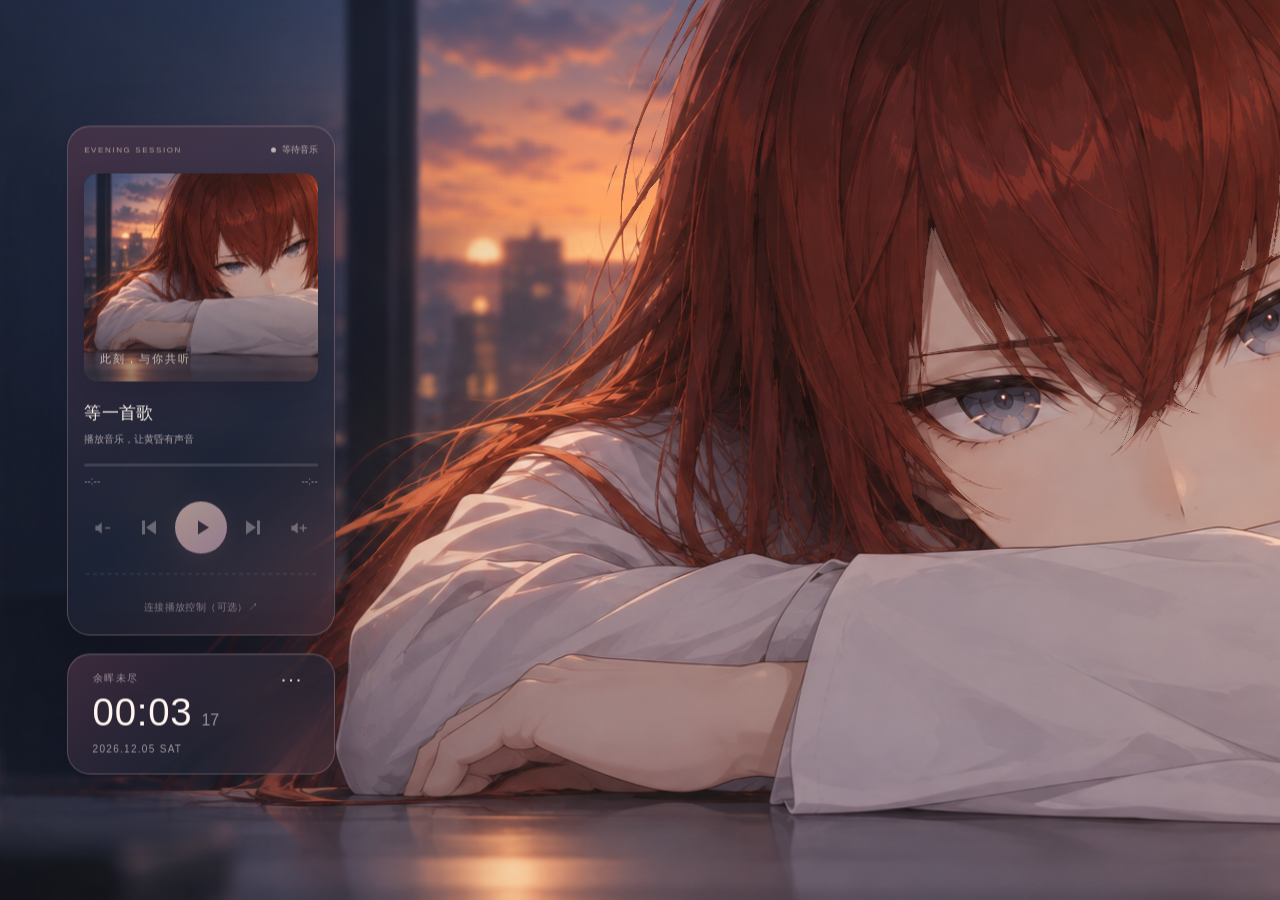
<file: index.html>
<!doctype html>
<html lang="zh-CN">
<head>
  <meta charset="utf-8">
  <meta name="viewport" content="width=device-width,initial-scale=1">
  <meta name="color-scheme" content="dark">
  <title>暮色共听 · 牧濑红莉栖</title>
  <link rel="stylesheet" href="style.css?v=23">
</head>
<body>
  <div class="scene-depth" aria-hidden="true">
    <div class="scene"></div>
    <canvas id="hair-scene" hidden></canvas>
  </div>
  <div class="shade" aria-hidden="true"></div>
  <main class="widgets">
    <section class="player glass" aria-label="音乐播放器">
      <header><span class="eyebrow">EVENING SESSION</span><span id="status" class="status">等待音乐</span></header>
      <div class="artwork"><img id="cover" src="assets/kurisu-resting.png" alt="歌曲封面占位图"><img id="cover-hd" class="album" alt="高清专辑封面" referrerpolicy="no-referrer"><div class="art-shade"></div><span class="art-caption" id="art-caption">此刻，与你共听</span></div>
      <div class="track"><h1 id="title">等一首歌</h1><p id="artist">播放音乐，让黄昏有声音</p><p id="album" hidden></p></div>
      <section id="lyrics" aria-label="歌词" hidden><p id="lyric-current"><span class="lyric-main"></span><span class="lyric-sub"></span></p><p id="lyric-next"></p><small id="lyric-source"></small></section>
      <p id="lyric-status" role="status" hidden></p>
      <div class="timeline"><div id="progress" role="progressbar" aria-label="歌曲进度" aria-valuemin="0" aria-valuemax="100" aria-valuenow="0"><i id="progress-fill"></i></div><div class="times"><span id="elapsed">--:--</span><span id="duration">--:--</span></div></div>
      <div class="controls">
        <button id="volume-down" class="small" aria-label="降低系统音量" title="降低系统音量" disabled><svg viewBox="0 0 24 24"><path d="M11 5 6 9H3v6h3l5 4V5Z"/><path class="line" d="M16 12h5"/></svg></button>
        <button id="previous" aria-label="上一首" title="上一首" disabled><svg viewBox="0 0 24 24"><path d="M5 5h3v14H5zM19 5 9 12l10 7z"/></svg></button>
        <button id="toggle" class="primary" aria-label="播放或暂停" title="播放或暂停" disabled><svg id="play-icon" viewBox="0 0 24 24"><path d="m9 5 11 7-11 7z"/></svg><svg id="pause-icon" viewBox="0 0 24 24" hidden><path d="M6 5h4v14H6zM14 5h4v14h-4z"/></svg></button>
        <button id="next" aria-label="下一首" title="下一首" disabled><svg viewBox="0 0 24 24"><path d="M16 5h3v14h-3zM5 5l10 7-10 7z"/></svg></button>
        <button id="volume-up" class="small" aria-label="提高系统音量" title="提高系统音量" disabled><svg viewBox="0 0 24 24"><path d="M11 5 6 9H3v6h3l5 4V5Z"/><path class="line" d="M18 8v8m-4-4h8"/></svg></button>
      </div>
      <canvas id="spectrum" aria-label="实时音乐频谱"></canvas>
      <button class="connection" id="connection">连接播放控制 <span>↗</span></button>
    </section>
    <section class="clock glass" aria-label="本地时间"><div class="clock-top"><span>余晖未尽</span><button id="settings" aria-label="播放器设置" title="播放器设置">···</button></div><div class="clock-row"><time id="clock">00:00</time><span id="seconds">00</span></div><p id="date"></p></section>
  </main>
  <dialog id="settings-dialog">
    <form id="settings-form"><div class="dialog-heading"><h2>播放控制</h2><button type="button" id="close-settings" aria-label="关闭">×</button></div>
      <p id="connection-description">封面、歌名由支持 Windows 媒体会话的音乐软件提供。本机控制器可选，用于播放控制及酷狗时间补充。联网增强会向 AMLL、LRCLIB、MusicBrainz 查询歌名、歌手和专辑，优先显示词库已有的中文译文，可在壁纸属性中关闭。</p>
      <div id="host-instructions" hidden><p>桌面壁纸不接收键盘输入，请在 Wallpaper Engine 主窗口中填写：</p><ol><li>选中「暮色共听 · 牧濑红莉栖」壁纸。</li><li>在右侧壁纸属性找到「本机播放控制连接码（可选）」。</li><li>粘贴控制器显示的连接码，点击「确定」或「应用」。</li></ol><p class="hint">不是在桌面上的这个弹窗中输入。要长期断开，请清空壁纸属性中的连接码。</p></div>
      <div id="browser-connection"><label for="token">本机控制器连接码</label><input id="token" type="password" autocomplete="off" spellcheck="false" placeholder="粘贴控制器显示的连接码"></div>
      <p class="hint" id="controller-hint">控制器：tools/start-controller.cmd。它只在本机运行；歌名和封面能否显示，取决于音乐软件是否提供系统媒体信息。</p>
      <div class="dialog-actions"><button type="button" id="disconnect">断开</button><button type="button" id="retry-connect" hidden>重新检查连接</button><button type="submit" id="submit-connect">连接</button></div><p id="connect-result" role="status"></p>
    </form>
  </dialog>
  <div id="toast" role="status" hidden></div>
  <script src="media-state.js?v=18"></script>
  <script src="src/utils/chinese.js?v=18"></script>
  <script src="src/utils/track.js?v=23"></script>
  <script src="src/utils/lyricsMatch.js?v=23"></script>
  <script src="src/media/MediaState.js?v=23"></script>
  <script src="src/media/WallpaperMediaProvider.js?v=23"></script>
  <script src="src/utils/network.js?v=18"></script>
  <script src="src/services/MediaCache.js?v=18"></script>
  <script src="src/services/lyrics/lrcParser.js?v=18"></script>
  <script src="src/services/lyrics/ttmlParser.js?v=22"></script>
  <script src="src/services/lyrics/LyricsProvider.js?v=18"></script>
  <script src="src/services/lyrics/LrclibProvider.js?v=22"></script>
  <script src="src/services/lyrics/KugouLyricsProvider.js?v=23"></script>
  <script src="src/services/lyrics/AmllLyricsProvider.js?v=23"></script>
  <script src="src/services/artwork/ArtworkProvider.js?v=18"></script>
  <script src="src/services/artwork/MusicBrainzArtworkProvider.js?v=18"></script>
  <script src="src/media/MediaEnrichment.js?v=23"></script>
  <script src="src/components/NowPlaying/NowPlaying.js?v=23"></script>
  <script src="hair-motion.js?v=18"></script>
  <script src="wallpaper.js?v=23"></script>
</body>
</html>
</file>
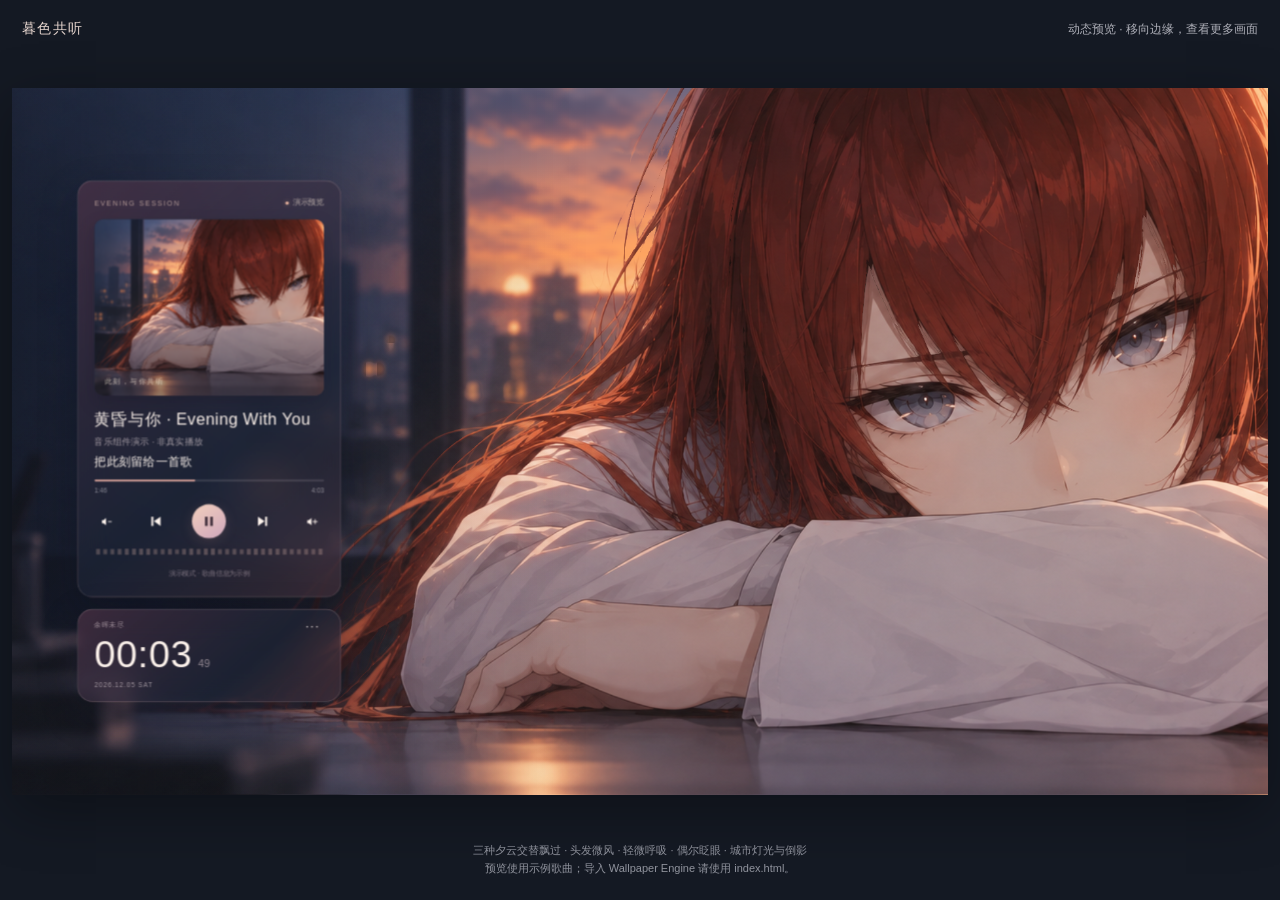
<file: preview.html>
<!doctype html>
<html lang="zh-CN">
<meta charset="utf-8">
<meta name="viewport" content="width=device-width,initial-scale=1">
<title>暮色共听 · 动态预览</title>
<style>
  *{box-sizing:border-box}html,body{margin:0;width:100%;height:100%;overflow:hidden;background:#141923;color:#e7d6cf;font-family:'Segoe UI','Microsoft YaHei',sans-serif}
  body{display:flex;flex-direction:column}header{height:58px;flex-shrink:0;display:flex;align-items:center;justify-content:space-between;padding:0 22px;gap:16px}
  strong{font-size:14px;font-weight:500;letter-spacing:.1em}span{font-size:12px;color:#aeafb8}main{flex:1;position:relative;display:grid;place-items:center;min-height:0}
  #frame{position:relative;overflow:hidden;box-shadow:0 16px 55px #0005}iframe{display:block;width:1920px;height:1080px;border:0;transform-origin:0 0}
  footer{font-size:11px;color:#91949e;text-align:center;padding:16px 20px 22px;line-height:1.7}
</style>
<header><strong>暮色共听</strong><span>动态预览 · 移向边缘，查看更多画面</span></header>
<main><div id="frame"><iframe src="index.html?demo=1&amp;v=18" title="16:9 动态壁纸预览"></iframe></div></main>
<footer>三种夕云交替飘过 · 头发微风 · 轻微呼吸 · 偶尔眨眼 · 城市灯光与倒影<br>预览使用示例歌曲；导入 Wallpaper Engine 请使用 index.html。</footer>
<script>
 const main=document.querySelector('main'),frame=document.getElementById('frame'),view=document.querySelector('iframe');
 function resize(){const scale=Math.min((main.clientWidth-24)/1920,(main.clientHeight-20)/1080);frame.style.width=1920*scale+'px';frame.style.height=1080*scale+'px';view.style.transform='scale('+scale+')';}
 new ResizeObserver(resize).observe(main);resize();
</script>
</html>
</file>
<file: style.css>
:root{--accent:230,169,158;--widget-scale:1;--scene-brightness:1;--glass-opacity:.58;font-family:"Segoe UI","Microsoft YaHei",sans-serif;color:#fff5ee;color-scheme:dark}
*{box-sizing:border-box}html,body{width:100%;height:100%;margin:0;overflow:hidden}body{background:#171c29}button,input{font:inherit}button{color:inherit;cursor:pointer}button:focus-visible,input:focus-visible{outline:2px solid #f6cbb9;outline-offset:4px}button:disabled{cursor:default;opacity:.32}svg{width:24px;height:24px;fill:currentColor}.line{fill:none;stroke:currentColor;stroke-width:1.7;stroke-linecap:round}[hidden]{display:none!important}
.scene{position:absolute;inset:0;background:url('assets/kurisu-resting.png') center center/cover no-repeat;filter:brightness(var(--scene-brightness))}.shade{position:absolute;inset:0;background:linear-gradient(90deg,rgba(9,14,25,.28),transparent 46%);pointer-events:none}
.widgets{position:absolute;left:5.2vw;top:50%;width:min(21vw,460px);min-width:220px;transform:translateY(-50%) scale(var(--widget-scale));transform-origin:left center;display:grid;grid-template-columns:minmax(0,1fr);gap:18px}
.glass{border:1px solid rgba(255,224,217,.2);background:linear-gradient(140deg,rgba(91,57,78,var(--glass-opacity)),rgba(30,39,58,.6) 63%,rgba(75,53,67,.56));backdrop-filter:blur(24px);-webkit-backdrop-filter:blur(24px);box-shadow:0 20px 60px #080d1e40,inset 0 1px 0 #ffddd314;border-radius:23px}
.player{padding:clamp(16px,1.3vw,27px)}header{display:flex;align-items:center;justify-content:space-between;gap:8px;margin-bottom:17px}.eyebrow{font-size:clamp(8px,.56vw,12px);letter-spacing:.2em;color:#f0cfbfaa}.status{font-size:clamp(9px,.62vw,13px);color:#f8e6d5aa;white-space:nowrap}.status:before{content:"";display:inline-block;width:5px;height:5px;background:#c1b4b1;border-radius:50%;margin-right:6px}.playing .status:before{background:#e9b5a0;box-shadow:0 0 8px #f9bf9470}
.artwork{position:relative;width:100%;aspect-ratio:1.12;border-radius:14px;overflow:hidden;background:#273042;box-shadow:0 12px 26px #100e1a38}.artwork img{display:block;width:100%;height:100%;object-fit:cover;object-position:81% 44%}.artwork img.album{object-position:center}.art-shade{position:absolute;inset:0;background:linear-gradient(transparent 55%,#15152075)}.art-caption{position:absolute;bottom:15px;left:16px;font-size:11px;letter-spacing:.18em;color:#fff0dcbb}.track{margin:20px 0 17px;min-width:0}.track h1{font-size:clamp(17px,1.3vw,28px);font-weight:500;letter-spacing:.025em;margin:0 0 8px;white-space:nowrap;overflow:hidden;text-overflow:ellipsis}.track p{font-size:clamp(10px,.74vw,15px);margin:0;color:#eddee0a3;white-space:nowrap;overflow:hidden;text-overflow:ellipsis}
#progress{height:3px;background:#e9dce425;border-radius:5px;overflow:hidden}#progress-fill{display:block;height:100%;width:0;background:rgb(var(--accent));border-radius:5px}.times{display:flex;justify-content:space-between;font-size:10px;font-variant-numeric:tabular-nums;color:#dcd8de92;margin-top:9px}.controls{display:flex;align-items:center;justify-content:space-between;margin:15px 0 8px;gap:8px}.controls button{border:0;background:none;display:grid;place-items:center;width:38px;height:38px;border-radius:50%;transition:background .18s,transform .18s}.controls button:not(:disabled):hover{background:#f2c5bb22;transform:translateY(-1px)}.controls .small svg{width:19px;height:19px}.controls .primary{width:52px;height:52px;color:#3f2e3b;background:linear-gradient(145deg,#f3d0bd,#cfa7bc);box-shadow:0 4px 20px #eda48c26}.controls .primary:not(:disabled):hover{background:#f5d6c4}.controls .primary:disabled{opacity:.65}.primary #play-icon{margin-left:1px}#spectrum{display:block;width:100%;height:25px;opacity:.65;margin-top:4px}.connection{display:block;margin:11px auto 0;padding:3px 6px;font-size:10px;letter-spacing:.04em;color:#ddc9d37f;background:none;border:0}.connection:hover{color:#f7ded1}.connection span{margin-left:5px}
.clock{padding:17px 25px 19px}.clock-top{display:flex;align-items:center;justify-content:space-between;color:#ead8dc9c;font-size:10px;letter-spacing:.15em}.clock-top button{border:0;background:none;font-size:20px;line-height:12px;color:#e3d8d6;letter-spacing:.1em}.clock-row{display:flex;align-items:baseline;gap:9px;margin-top:6px}.clock time{font-size:clamp(32px,3vw,60px);font-weight:250;line-height:1.1;letter-spacing:.02em;font-variant-numeric:tabular-nums}.clock #seconds{font-size:16px;font-weight:300;color:#d5c3c8a8;font-variant-numeric:tabular-nums}.clock p{font-size:10px;color:#ecdee29c;letter-spacing:.13em;margin:10px 0 0}
dialog{border:1px solid #dfc5cb40;border-radius:20px;background:#262638;color:#f5e8e7;padding:25px;width:min(430px,90vw);box-shadow:0 20px 90px #0008}dialog::backdrop{background:#0e122b88;backdrop-filter:blur(6px)}dialog h2{font-size:19px;margin:0}.dialog-heading{display:flex;align-items:center;justify-content:space-between}.dialog-heading button{border:0;background:none;font-size:28px;color:#ccb9c5}dialog p{line-height:1.9;font-size:13px;color:#d5c6cf}dialog label{display:block;font-size:12px;margin:20px 0 9px}dialog input{width:100%;border:1px solid #c5a2b344;border-radius:8px;background:#191c2b;color:#fff;padding:12px}dialog .hint{font-size:11px;color:#ad9dac}.dialog-actions{display:flex;justify-content:flex-end;gap:10px}.dialog-actions button{border:0;padding:10px 22px;border-radius:8px;background:#e1bbaa;color:#332b38}.dialog-actions button:first-child{background:#ffffff10;color:#d5c6cf}#connect-result{margin-bottom:0}#toast{position:fixed;bottom:4vh;left:50%;transform:translateX(-50%);padding:13px 22px;background:#262637ee;border:1px solid #e3c4d133;border-radius:12px;font-size:13px;max-width:90vw;box-shadow:0 12px 40px #0004}
@media(min-width:2400px){.widgets{gap:28px}.glass{border-radius:30px}header{margin-bottom:24px}.track{margin:27px 0 23px}.times,.connection,.clock-top,.clock p{font-size:15px}.controls{margin:24px 0 16px}.controls button{width:56px;height:56px}.controls .primary{width:74px;height:74px}.controls svg{width:32px;height:32px}#spectrum{height:34px}.clock{padding:25px 32px}.clock #seconds{font-size:23px}.art-caption{font-size:15px}}
@media(max-height:720px) and (min-aspect-ratio:4/3){.widgets{width:19vw;min-width:180px;gap:12px}.player{padding:13px}header{margin-bottom:10px}.artwork{aspect-ratio:1.35}.track{margin:12px 0}.controls{margin:8px 0 2px}.controls .primary{width:40px;height:40px}.clock{padding:12px 20px}.clock time{font-size:31px}.connection{margin-top:5px}#spectrum{height:18px}}
@media(max-aspect-ratio:4/3){.scene{background-position:70% center}.widgets{width:min(34vw,330px);min-width:180px;left:4vw}.shade{background:linear-gradient(90deg,#09101970,transparent 70%)}}
@media(prefers-reduced-motion:reduce){*{transition:none!important}}
dialog ol{padding-left:20px;font-size:13px;line-height:1.9;color:#eedcd6}dialog li+li{margin-top:7px}
#hair-scene{position:absolute;inset:0;width:100%;height:100%;pointer-events:none;filter:brightness(var(--scene-brightness))}.timeline-unavailable #progress{opacity:.35}.timeline-unavailable .times{justify-content:center}.timeline-unavailable #duration{display:none}
.scene-depth{position:absolute;inset:0;transform-origin:50% 50%;will-change:transform;pointer-events:none}
/* Now Playing remains independent of the animated scene. */
.artwork #cover-hd{position:absolute;inset:0;height:100%;opacity:0;transition:opacity .3s ease;pointer-events:none}
.artwork #cover-hd.ready{opacity:1}.artwork{max-height:25vh}
.track #album{font-size:10px;margin-top:6px;color:#d9c6cd75}
.track:has(+ #lyrics:not([hidden])){margin-bottom:8px}
#lyrics{margin:0 0 14px;min-width:0}
#lyric-status{margin:0 0 12px;font-size:12px;line-height:1.5;color:#f4d9cd99;min-width:0}
#lyrics p{margin:0;min-width:0}
#lyric-current{font-size:clamp(14px,.98vw,18px);font-weight:500;letter-spacing:.04em;line-height:1.45;color:#fff6ef}
#lyric-current .lyric-main{display:block;white-space:nowrap;overflow:hidden;text-overflow:ellipsis}
#lyric-current .lyric-sub{display:block;margin-top:3px;font-size:.78em;font-weight:400;letter-spacing:.03em;line-height:1.4;color:#f4d9cdb0;white-space:nowrap;overflow:hidden;text-overflow:ellipsis}
body:not(.playing) #lyrics{opacity:.72}
#lyric-next,#lyric-source{display:none!important}
.widgets{max-height:94vh}.player{width:100%;min-width:0;min-height:0}
@media(min-aspect-ratio:21/9){.widgets{width:min(19vw,400px)}}
@media(max-height:850px){.widgets{gap:12px}.artwork{max-height:19vh}.player{padding:14px}.track{margin:12px 0}header{margin-bottom:10px}#lyrics{margin-bottom:8px}#lyric-current{font-size:13px}#lyrics #lyric-next{font-size:11px}.clock{padding:12px 20px}.clock time{font-size:32px}.controls{margin:8px 0}.controls .primary{height:40px;width:40px}}
@media(max-height:600px){.artwork{max-height:13vh}.eyebrow,#spectrum,#lyric-source,#lyric-next{display:none!important}.clock{padding:9px 18px}.clock p{margin-top:5px}.track{margin:8px 0}.connection{margin-top:4px}#lyrics{margin-bottom:6px}.widgets{gap:8px}}
</file>
